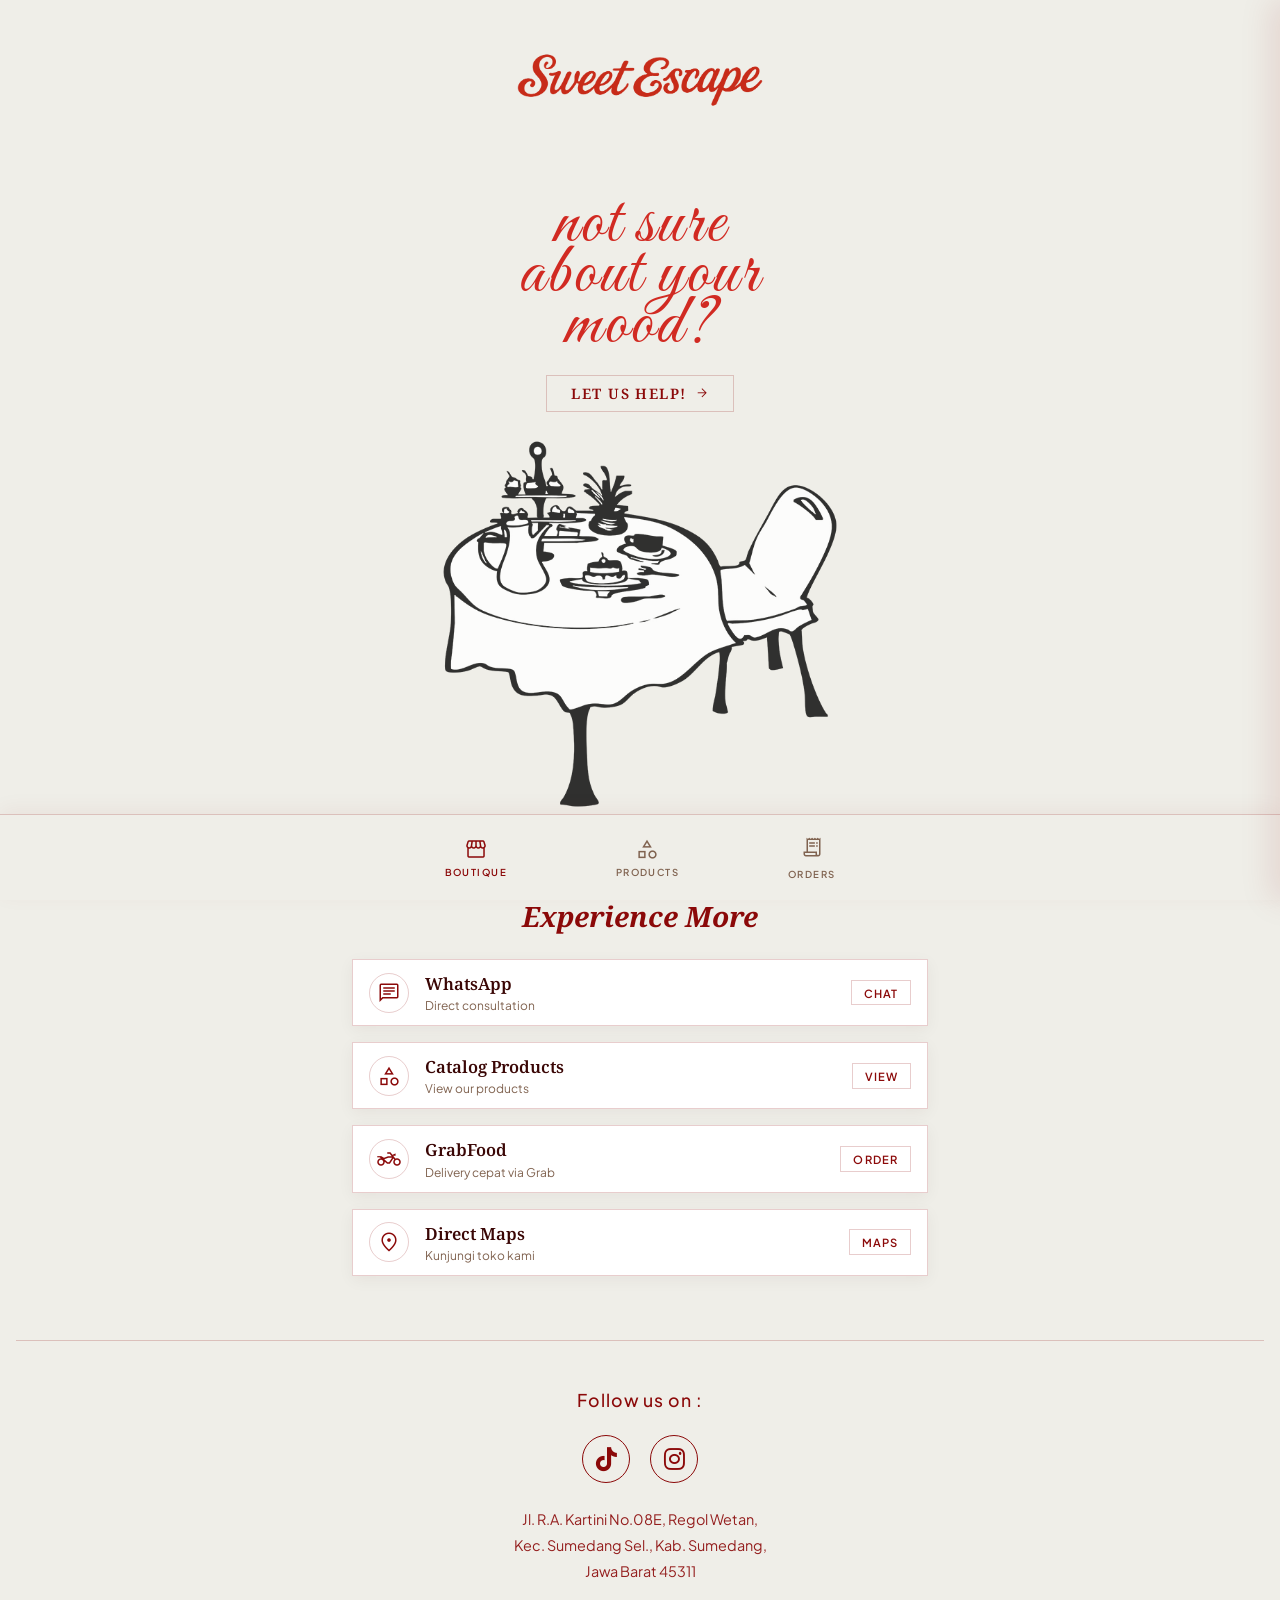
<file: index.html>
<!DOCTYPE html>
<html lang="en">
<head>
    <meta charset="utf-8"/>
    <meta name="viewport" content="width=device-width, initial-scale=1.0, maximum-scale=1.0, user-scalable=no"/>
    <title>Sweet Escape | Cake shop pertama di sumedang</title>
    <meta name="description" content="Sweet Escape | cake shop pertama di sumedang dengan tema Eropa jadul yang wajib kamu kunjungi..">
    <meta name="keywords" content="cake shop sumedang, tempat nongkrong di sumedang">
    <link rel="icon" type="image/x-icon" href="asset/img/logosquare.webp">
  
    <link href="https://fonts.googleapis.com/css2?family=Noto+Serif:ital,wght@0,400;0,700;1,400;1,700&family=Plus+Jakarta+Sans:wght@300;400;500;600;700&display=swap" rel="stylesheet"/>
    <link href="https://fonts.googleapis.com/css2?family=Material+Symbols+Outlined:wght,FILL@100..700,0..1&display=swap" rel="stylesheet"/>  
    <link rel="stylesheet" href="style.css">

    <link rel="stylesheet" href="https://cdnjs.cloudflare.com/ajax/libs/font-awesome/6.4.0/css/all.min.css">
    
    

</head>
<body>

<main class="container">
    <div class="header-title">
      <img src="asset/img/logopjg.webp" alt="Sweet Escape" class="logo-image" />
    </div>

    <section class="hero-section">
        
        <img src="asset/img/ilus1.webp" alt="Sweet Escape Illustration" class="hero-background-art" />

        <div class="hero-content">
            <h2 class="hero-heading">not sure<br/>about your<br/>mood?</h2>
            <div class="hero-btn" onclick="window.location.href='#biolink'">
                <span>Let Us Help!</span>
                <span class="material-symbols-outlined">arrow_forward</span>
            </div>
        </div>
    </section>

    <section class="actions-section" id="biolink">
        <div class="section-header center">
            <p class="subtitle">Curated Actions</p>
            <h3>Experience More</h3>
        </div>

        <a href="https://wa.me/message/OUVQ2TULI73TI1" target="_blank" class="action-card">
            <div class="action-icon"><span class="material-symbols-outlined">chat</span></div>
            <div class="action-text">
                <h4>WhatsApp</h4>
                <p>Direct consultation</p>
            </div>
            <button class="action-btn">Chat</button>
        </a>

        <a href="products.html" class="action-card">
            <div class="action-icon"><span class="material-symbols-outlined">category</span></div>
            <div class="action-text">
                <h4>Catalog Products</h4>
                <p>View our products</p>
            </div>
            <button class="action-btn">View</button>
        </a>

        <a href="https://r.grab.com/g/2-1-6-C7UTBEUJVPXYRX" target="_blank" class="action-card">
            <div class="action-icon"><span class="material-symbols-outlined">two_wheeler</span></div>
            <div class="action-text">
                <h4>GrabFood</h4>
                <p>Delivery cepat via Grab</p>
            </div>
            <button class="action-btn">Order</button>
        </a>

        <a href="https://share.google/O9kdntXAPEqj8fHFC" target="_blank" class="action-card">
            <div class="action-icon"><span class="material-symbols-outlined">location_on</span></div>
            <div class="action-text">
                <h4>Direct Maps</h4>
                <p>Kunjungi toko kami</p>
            </div>
            <button class="action-btn">Maps</button>
        </a>

    </section>

    <footer class="main-footer">
        <h4 class="footer-title">Follow us on :</h4>
        
        <div class="social-icons">
            <a href="https://www.tiktok.com/@sweetescape.inc" target="_blank" class="social-icon">
                <i class="fa-brands fa-tiktok"></i>
            </a>
            <a href="https://instagram.com/sweetescape.inc" target="_blank" class="social-icon">
                <i class="fa-brands fa-instagram"></i>
            </a>
        </div>

        <p class="footer-address">
            Jl. R.A. Kartini No.08E, Regol Wetan,<br>
            Kec. Sumedang Sel., Kab. Sumedang,<br>
            Jawa Barat 45311
        </p>
    </footer>

</main>

<nav class="bottom-nav">
    <div class="nav-container">
        <a class="nav-item active" href="index.html">
            <span class="material-symbols-outlined">storefront</span>
            <span class="nav-label">Boutique</span>
        </a>
        <a class="nav-item" href="products.html">
            <span class="material-symbols-outlined">category</span>
            <span class="nav-label">Products</span>
        </a>
        <div class="nav-item" onclick="toggleCart()">
            <div class="nav-icon-wrapper">
                <span class="material-symbols-outlined">receipt_long</span>
                <span id="cart-badge" class="cart-badge">0</span>
            </div>
            <span class="nav-label">Orders</span>
        </div>
    </div>
</nav>

<div id="cart-overlay" class="cart-overlay" onclick="toggleCart()"></div>
<div id="cart-panel" class="cart-panel">
    <div class="cart-header">
        <h2>Your Orders</h2>
        <button onclick="toggleCart()" class="close-btn"><span class="material-symbols-outlined">close</span></button>
    </div>
    <div id="cart-items" class="cart-items"></div>
    <div class="cart-footer">
        <div class="cart-total-row">
            <span>Total</span>
            <span id="cart-total" class="total-price">IDR 0</span>
        </div>
        <button onclick="checkoutWhatsApp()" class="checkout-btn">
            Order via WhatsApp <span class="material-symbols-outlined">send</span>
        </button>
    </div>
</div>

<script src="main.js"></script>
</body>
</html>
</file>
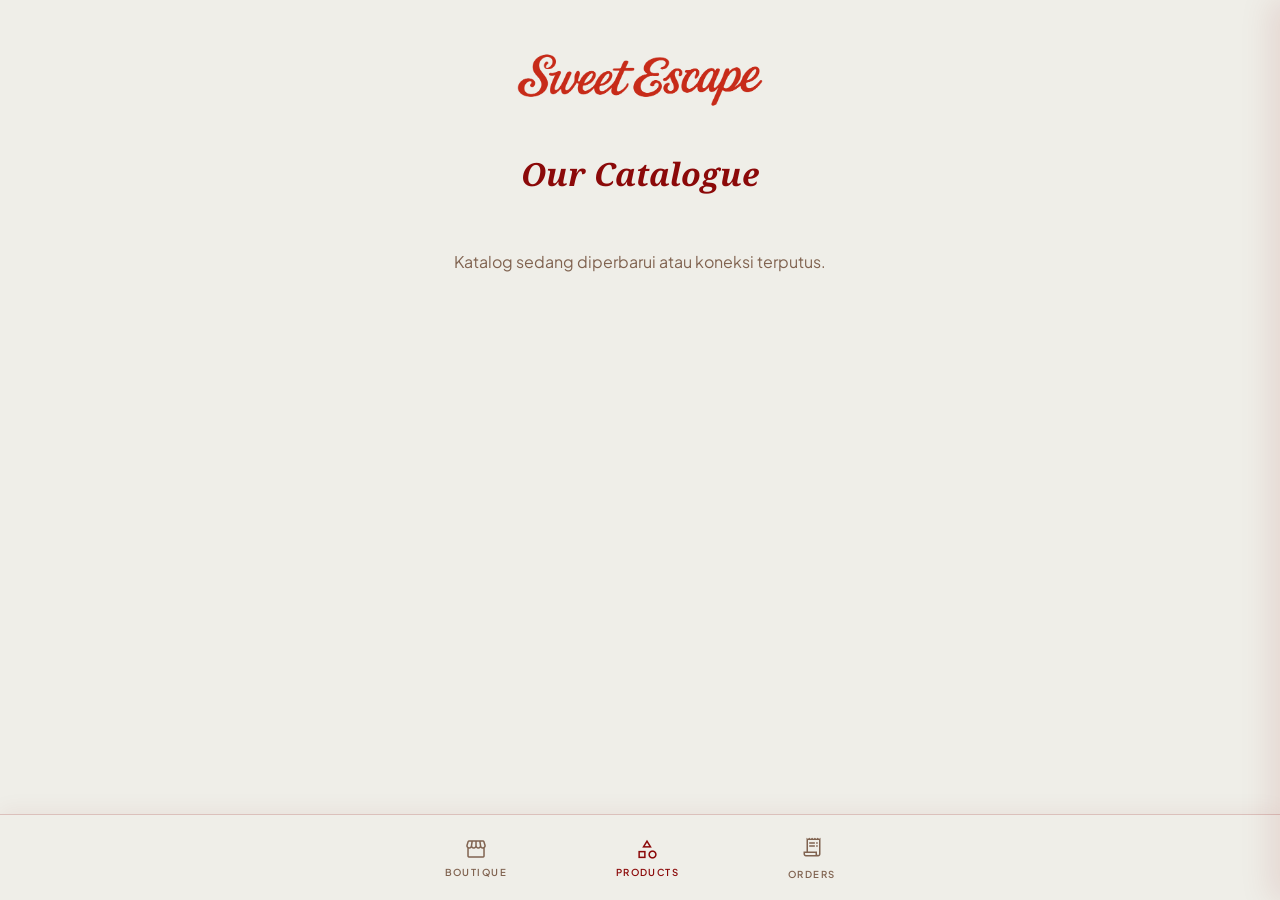
<file: products.html>
<!DOCTYPE html>
<html lang="en">
<head>
    <meta charset="utf-8"/>
    <meta name="viewport" content="width=device-width, initial-scale=1.0, maximum-scale=1.0, user-scalable=no"/>
    <title>Sweet Escape | Products</title>
    <meta name="description" content="Sweet Escape | cake shop pertama di sumedang dengan tema Eropa jadul yang wajib kamu kunjungi..">
    <meta name="keywords" content="cake shop sumedang, tempat nongkrong di sumedang">
    <link rel="icon" type="image/x-icon" href="asset/img/logosquare.webp">
  
    
    <link href="https://fonts.googleapis.com/css2?family=Noto+Serif:ital,wght@0,400;0,700;1,400;1,700&family=Plus+Jakarta+Sans:wght@300;400;500;600;700&display=swap" rel="stylesheet"/>
    <link href="https://fonts.googleapis.com/css2?family=Material+Symbols+Outlined:wght,FILL@100..700,0..1&display=swap" rel="stylesheet"/>
    
    <link rel="stylesheet" href="style.css">
</head>
<body>

<main class="container">
    <div class="header-title">
        <img src="asset/img/logopjg.webp" alt="Sweet Escape" class="logo-image" />
    </div>

    <section class="boutique-section" style="margin-top: 2rem;">
        <div class="section-header">
            <h3>Our Catalogue</h3>
        </div>
        
        <div id="product-grid" class="product-grid"></div>
    </section>
</main>

<nav class="bottom-nav">
    <div class="nav-container">
        <a class="nav-item" href="index.html">
            <span class="material-symbols-outlined">storefront</span>
            <span class="nav-label">Boutique</span>
        </a>
        <a class="nav-item active" href="products.html">
            <span class="material-symbols-outlined">category</span>
            <span class="nav-label">Products</span>
        </a>
        <div class="nav-item" onclick="toggleCart()">
            <div class="nav-icon-wrapper">
                <span class="material-symbols-outlined">receipt_long</span>
                <span id="cart-badge" class="cart-badge">0</span>
            </div>
            <span class="nav-label">Orders</span>
        </div>
    </div>
</nav>

<div id="cart-overlay" class="cart-overlay" onclick="toggleCart()"></div>
<div id="cart-panel" class="cart-panel">
    <div class="cart-header">
        <h2>Your Orders</h2>
        <button onclick="toggleCart()" class="close-btn"><span class="material-symbols-outlined">close</span></button>
    </div>
    <div id="cart-items" class="cart-items"></div>
    <div class="cart-footer">
        <div class="cart-total-row">
            <span>Total</span>
            <span id="cart-total" class="total-price">IDR 0</span>
        </div>
        <button onclick="checkoutWhatsApp()" class="checkout-btn">
            Order via WhatsApp <span class="material-symbols-outlined">send</span>
        </button>
    </div>
</div>

<script src="main.js"></script>
</body>
</html>
</file>
<file: style.css>
/* --- Import Elegant Fonts --- */
@import url('https://fonts.googleapis.com/css2?family=Great+Vibes&family=Noto+Serif:ital,wght@0,400;0,700;1,400&family=Plus+Jakarta+Sans:wght@300;400;600&display=swap');

/* --- CSS Variables (Strictly from Sweet Escape Brand Book 2025) --- */
:root {
    /* Main Colors */
    --primary: #8B0909; /* Crimson Depth */
    --primary-accent: #d12a22; /* Vibrant Red */
    --background: #efeee8; /* Greentea Universe - Off-white Base */
    
    /* Text Colors */
    --on-surface: #3a0605; /* Deep Obsidian/Chocolate */
    --on-surface-variant: #806350; /* Warm Sand */
    
    /* Surface / Card Colors */
    --surface-container: #edd9cc; /* Soft Pearl */
    --surface-container-low: #f8f3ee; 
    --surface-container-lowest: #ffffff; /* Pure White */
    
    /* Typography */
    --font-headline: 'Noto Serif', serif; /* Athelas alternative */
    --font-accent: 'Great Vibes', cursive; /* Snell Roundhand alternative */
    --font-body: 'Plus Jakarta Sans', sans-serif;
    
    /* Shadows & Borders - Classic & Delicate */
    --classic-border: 1px solid rgba(139, 9, 9, 0.2);
    --editorial-shadow: 0 4px 15px rgba(58, 6, 5, 0.05);
}

/* --- Global Reset & Base --- */
* { box-sizing: border-box; margin: 0; padding: 0; }
body {
    font-family: var(--font-body);
    background-color: var(--background);
    color: var(--on-surface);
    min-height: 100vh;
    overflow-x: hidden;
    -webkit-font-smoothing: antialiased;
}
body.cart-open { overflow: hidden; }
h1, h2, h3, h4 { font-family: var(--font-headline); }
button, a { cursor: pointer; text-decoration: none; outline: none; color: inherit; }
.material-symbols-outlined { 
    font-family: 'Material Symbols Outlined' !important; /* Memaksa browser menggunakan font ikon */
    font-variation-settings: 'FILL' 0, 'wght' 300, 'GRAD' 0, 'opsz' 24; 
    text-transform: none !important; /* Mencegah ikon berubah menjadi huruf besar */
    letter-spacing: normal !important;
}

/* --- Layout --- */
.container { max-width: 80rem; margin: 0 auto; padding: 2.5rem 1rem 8rem 1rem; }

/* --- Header (Logo) --- */
.header-title {
    display: flex; justify-content: center; align-items: center;
    margin-bottom: 2rem; width: 100%; padding: 0 1rem;
}
.logo-image { max-width: 100%; height: auto; display: block; max-height: 50px; }
@media (min-width: 640px) { .logo-image { max-height: 80px; } }

/* --- Hero Section (Classic Elegance) --- */
.hero-section {
    position: relative; min-height: 75vh; display: flex; flex-direction: column; align-items: center;
    padding: 3rem 2rem 2rem; background-color: var(--background); 
    margin-bottom: 3rem; overflow: hidden;
    border-bottom: var(--classic-border);
}
.hero-content { position: relative; z-index: 10; text-align: center; width: 100%; max-width: 32rem; }

/* Style untuk gambar background ilustrasi */
.hero-background-art {
    position: absolute;
    top: 70%;
    left: 50%;
    transform: translate(-50%, -50%); /* Memastikan gambar benar-benar di tengah */
    width: 100%; /* Membuatnya full selebar layar mobile */
    max-width: 500px; /* Batas maksimal agar tidak terlalu raksasa di desktop */
    height: auto;
    z-index: 1; /* Berada di layer bawah */
    opacity: 0.80; /* Dibuat transparan 15% seperti watermark agar teks tetap terbaca jelas */
    pointer-events: none; /* PENTING: Mencegah gambar menutupi area klik pada tombol */
}

/* Headline Accent (Menggunakan Font Cursive/Script) */
.hero-heading { 
    font-family: var(--font-accent);
    font-size: 4.5rem; 
    font-weight: 400; 
    line-height: 0.7; 
    margin-bottom: 1.5rem; 
    color: var(--primary-accent);
    text-transform: lowercase;
    letter-spacing: 2px;
}

.hero-btn { 
    display: inline-flex; align-items: center; gap: 0.5rem; 
    background-color: transparent; 
    border: var(--classic-border);
    padding: 0.5rem 1.5rem; 
    border-radius: 0px; /* Sudut tajam klasik */
    transition: all 0.3s ease; 
    cursor: pointer; 
}
/* Tambahkan tanda ">" agar hanya teks utamanya saja yang berubah, bukan ikonnya */
.hero-btn > span { color: var(--primary); font-weight: 600; font-family: var(--font-headline); font-size: 0.9rem; text-transform: uppercase; letter-spacing: 0.1em;}
.hero-btn-icon { color: var(--primary); display: flex; align-items: center; justify-content: center; transition: transform 0.3s; }
.hero-btn:hover { background-color: var(--primary); border-color: var(--primary); }
.hero-btn:hover span, .hero-btn:hover .hero-btn-icon { color: var(--surface-container-lowest); transform: translateX(5px); }

/* Mematikan Emoji Geometris Lama untuk memberi ruang pada Line-Art */
.floating-area { display: none; } 

/* --- Curated Actions (Linktree) --- */
.actions-section { margin-bottom: 3.5rem; }
.section-header { margin-bottom: 1.5rem; }
.section-header.center { text-align: center; }
.subtitle { font-size: 0.7rem; text-transform: uppercase; letter-spacing: 0.2em; color: var(--on-surface-variant); margin-bottom: 0.5rem; font-family: var(--font-body); }
.section-header h3 { font-size: 1.75rem; color: var(--primary); text-align: center; font-style: italic; }

.action-card {
    background-color: var(--surface-container-lowest);
    padding: 0.75rem 1rem;
    border-radius: 0px; /* Sudut tajam layaknya label klasik */
    box-shadow: var(--editorial-shadow);
    display: flex;
    align-items: center;
    gap: 1rem;
    max-width: 36rem;
    margin: 0 auto 1rem auto;
    border: var(--classic-border);
    transition: all 0.3s;
}
.action-card:hover { border-color: var(--primary); background-color: var(--surface-container-low); }
.action-icon { width: 2.5rem; height: 2.5rem; border-radius: 50%; background-color: transparent; color: var(--primary); display: flex; align-items: center; justify-content: center; flex-shrink: 0; border: var(--classic-border); }
.action-text { flex-grow: 1; min-width: 0; }
.action-text h4 { font-family: var(--font-headline); font-weight: 600; font-size: 1.05rem; white-space: nowrap; overflow: hidden; text-overflow: ellipsis; color: var(--on-surface); }
.action-text p { font-family: var(--font-body); font-size: 0.75rem; color: var(--on-surface-variant); white-space: nowrap; overflow: hidden; text-overflow: ellipsis; margin-top: 0.2rem; }
.action-btn { 
    background-color: transparent; 
    color: var(--primary); 
    font-family: var(--font-body); 
    font-size: 0.7rem; 
    font-weight: 600;
    padding: 0.3rem 0.75rem; 
    border-radius: 0px; 
    text-transform: uppercase; 
    letter-spacing: 0.1em;
    border: var(--classic-border); 
    transition: all 0.3s; 
    pointer-events: none; 
}
.action-card:hover .action-btn { background-color: var(--primary); color: var(--surface-container-lowest); border-color: var(--primary); }

/* --- Boutique (Product Grid) --- */
.boutique-section { background-color: transparent; margin-bottom: 3rem; }
.boutique-section .section-header h3 { color: var(--primary); font-size: 2rem; text-align: center; margin-bottom: 1.5rem; font-style: italic; }

.product-grid {
    display: grid;
    grid-template-columns: repeat(2, minmax(0, 1fr)); 
    gap: 1rem; 
}
.product-card {
    display: flex; flex-direction: column; height: 100%; min-width: 0;
    background-color: var(--surface-container-lowest); padding: 0.75rem;
    border-radius: 0px; 
    box-shadow: var(--editorial-shadow); 
    border: var(--classic-border);
}
.product-image-box { 
    aspect-ratio: 1/1; 
    border-radius: 0px; 
    overflow: hidden; 
    background-color: var(--surface-container-low); 
    position: relative; 
    margin-bottom: 1rem; 
    border: var(--classic-border);
}
.product-image-box img { width: 100%; height: 100%; object-fit: cover; transition: transform 0.7s ease; }
.product-card:hover .product-image-box img { transform: scale(1.05); }

/* Delicate Add Button */
.add-btn { 
    position: absolute; bottom: 0.5rem; right: 0.5rem; 
    width: 2.2rem; height: 2.2rem; 
    background-color: var(--primary); 
    color: var(--surface-container-lowest); 
    border-radius: 50%; 
    border: 2px solid var(--surface-container-lowest); 
    display: flex; align-items: center; justify-content: center; 
    box-shadow: 0 4px 10px rgba(0,0,0,0.15); 
    transition: all 0.3s; z-index: 2; cursor: pointer; 
}
.add-btn:hover { background-color: var(--on-surface); }
.add-btn:active { transform: scale(0.9); }

.product-info { flex-grow: 1; display: flex; flex-direction: column; justify-content: space-between; min-width: 0; text-align: center; }
.product-info h4 { font-family: var(--font-headline); font-size: 0.95rem; white-space: nowrap; overflow: hidden; text-overflow: ellipsis; color: var(--on-surface); font-weight: 700; }
.product-info p { font-family: var(--font-body); font-size: 0.85rem; font-weight: 600; color: var(--primary); margin-top: 0.4rem; }

@media (min-width: 640px) { 
    .product-grid { grid-template-columns: repeat(3, minmax(0, 1fr)); gap: 1.5rem; } 
    .product-info h4 { font-size: 1.1rem; }
    .product-info p { font-size: 0.9rem; }
}
@media (min-width: 1024px) { 
    .product-grid { grid-template-columns: repeat(4, minmax(0, 1fr)); } 
}

/* --- Bottom Nav --- */
.bottom-nav { 
    position: fixed; bottom: 0; left: 0; width: 100%; z-index: 30; 
    background-color: var(--background);
    border-top: var(--classic-border); 
    box-shadow: 0 -5px 20px rgba(139, 9, 9, 0.05); 
}
.nav-container { display: flex; justify-content: space-evenly; align-items: center; gap: 1rem; padding: 0.75rem 1rem 0.75rem 1rem; max-width: 36rem; margin: 0 auto; }
.nav-item { 
    display: flex; flex-direction: column; align-items: center; justify-content: center; 
    padding: 0.5rem 1rem; border-radius: 0px; color: var(--on-surface-variant); 
    transition: all 0.3s; cursor: pointer; 
}
.nav-item:hover { color: var(--primary); }
.nav-item.active { color: var(--primary); }
.nav-icon-wrapper { position: relative; }
.nav-label { font-size: 0.6rem; font-weight: 600; text-transform: uppercase; letter-spacing: 0.15em; margin-top: 0.3rem; font-family: var(--font-body); }
.cart-badge { position: absolute; top: -0.4rem; right: -0.4rem; background-color: var(--primary); color: #fff; font-size: 0.6rem; font-weight: 700; width: 1.1rem; height: 1.1rem; border-radius: 50%; display: flex; align-items: center; justify-content: center; transform: scale(0); transition: transform 0.3s; border: 1px solid var(--background); }
.cart-badge.visible { transform: scale(1); }

/* --- Cart Drawer Panel --- */
.cart-overlay { position: fixed; inset: 0; background-color: rgba(58, 6, 5, 0.6); backdrop-filter: blur(2px); z-index: 40; opacity: 0; pointer-events: none; transition: opacity 0.4s ease; }
.cart-overlay.open { opacity: 1; pointer-events: auto; }
.cart-panel { position: fixed; top: 0; right: 0; height: 100%; width: 100%; max-width: 400px; background-color: var(--background); z-index: 50; transform: translateX(100%); transition: transform 0.4s cubic-bezier(0.25, 0.8, 0.25, 1); display: flex; flex-direction: column; box-shadow: -10px 0 30px rgba(139, 9, 9, 0.1); border-left: var(--classic-border); }
.cart-panel.open { transform: translateX(0); }
.cart-header { padding: 1.5rem; border-bottom: var(--classic-border); display: flex; justify-content: space-between; align-items: center; background-color: var(--surface-container-lowest); }
.cart-header h2 { font-size: 1.75rem; color: var(--primary); font-style: italic; font-family: var(--font-headline); }
.close-btn { background: none; border: none; color: var(--on-surface-variant); display: flex; align-items: center; justify-content: center; transition: color 0.3s; }
.close-btn:hover { color: var(--primary); transform: rotate(90deg); }

.cart-items { flex: 1; overflow-y: auto; padding: 1.5rem; display: flex; flex-direction: column; gap: 1rem; }
.empty-cart { text-align: center; color: var(--on-surface-variant); opacity: 0.6; padding-top: 4rem; display: flex; flex-direction: column; align-items: center; font-family: var(--font-headline); font-style: italic; }
.empty-cart span { font-size: 3rem; margin-bottom: 0.75rem; }

.cart-item { display: flex; gap: 1rem; align-items: center; background-color: var(--surface-container-lowest); padding: 0.75rem; border-radius: 0px; box-shadow: var(--editorial-shadow); border: var(--classic-border); }
.cart-item-img { width: 4.5rem; height: 4.5rem; border-radius: 0px; object-fit: cover; flex-shrink: 0; border: var(--classic-border); }
.cart-item-info { flex: 1; min-width: 0; }
.cart-item-info h4 { font-family: var(--font-headline); font-size: 0.95rem; font-weight: 700; white-space: nowrap; overflow: hidden; text-overflow: ellipsis; color: var(--on-surface); }
.cart-item-info p { font-family: var(--font-body); font-size: 0.8rem; font-weight: 600; color: var(--primary); margin-top: 0.2rem; }

.qty-controls { display: flex; align-items: center; gap: 0.75rem; background-color: var(--background); padding: 0.25rem 0.5rem; border-radius: 0px; border: var(--classic-border); }
.qty-btn { background: none; border: none; color: var(--on-surface-variant); display: flex; align-items: center; justify-content: center; transition: color 0.3s; }
.qty-btn:hover { color: var(--primary); }
.qty-number { font-size: 0.85rem; font-weight: 600; width: 1rem; text-align: center; color: var(--on-surface); font-family: var(--font-body); }

.cart-footer { padding: 1.5rem; border-top: var(--classic-border); background-color: var(--surface-container-lowest); }
.cart-total-row { display: flex; justify-content: space-between; align-items: center; margin-bottom: 1.5rem; font-size: 1.25rem; font-weight: 700; font-family: var(--font-headline); color: var(--on-surface); }
.total-price { color: var(--primary); font-family: var(--font-body); }
.checkout-btn { width: 100%; background-color: var(--primary); color: #fff; padding: 1rem; border-radius: 0px; font-weight: 600; font-size: 1rem; border: none; display: flex; justify-content: center; align-items: center; gap: 0.5rem; box-shadow: 0 4px 15px rgba(139, 9, 9, 0.2); transition: all 0.3s; font-family: var(--font-body); text-transform: uppercase; letter-spacing: 0.05em; }
.checkout-btn:hover { background-color: var(--on-surface); transform: translateY(-2px); box-shadow: 0 6px 20px rgba(58, 6, 5, 0.25); }
.checkout-btn:active { transform: scale(0.98); }

/* --- Footer Section --- */
.main-footer {
    background-color: var(--secondary); /* Warna Light Brown/Warm sesuai brand */
    color: var(--primary);
    text-align: center;
    padding: 3rem 1.5rem;
    margin-top: 4rem;
    border-top: var(--classic-border);
}

.footer-title {
    font-family: var(--font-body);
    font-weight: 500;
    font-size: 1.1rem;
    margin-bottom: 1.5rem;
    letter-spacing: 0.05em;
}

.social-icons {
    display: flex;
    justify-content: center;
    gap: 1.25rem;
    margin-bottom: 1.5rem;
}

.social-icon {
    display: flex;
    align-items: center;
    justify-content: center;
    width: 3rem;
    height: 3rem;
    border: 1px solid var(--primary);
    border-radius: 50%; /* Membuat lingkarannya bulat sempurna */
    color: var(--primary);
    font-size: 1.5rem;
    transition: all 0.3s ease;
}

.social-icon:hover {
    background-color: var(--surface-container-lowest);
    color: var(--secondary);
    transform: translateY(-3px);
}

.footer-address {
    font-family: var(--font-body);
    font-size: 0.9rem;
    line-height: 1.8;
    font-weight: 400;
    opacity: 0.9;
}
</file>
